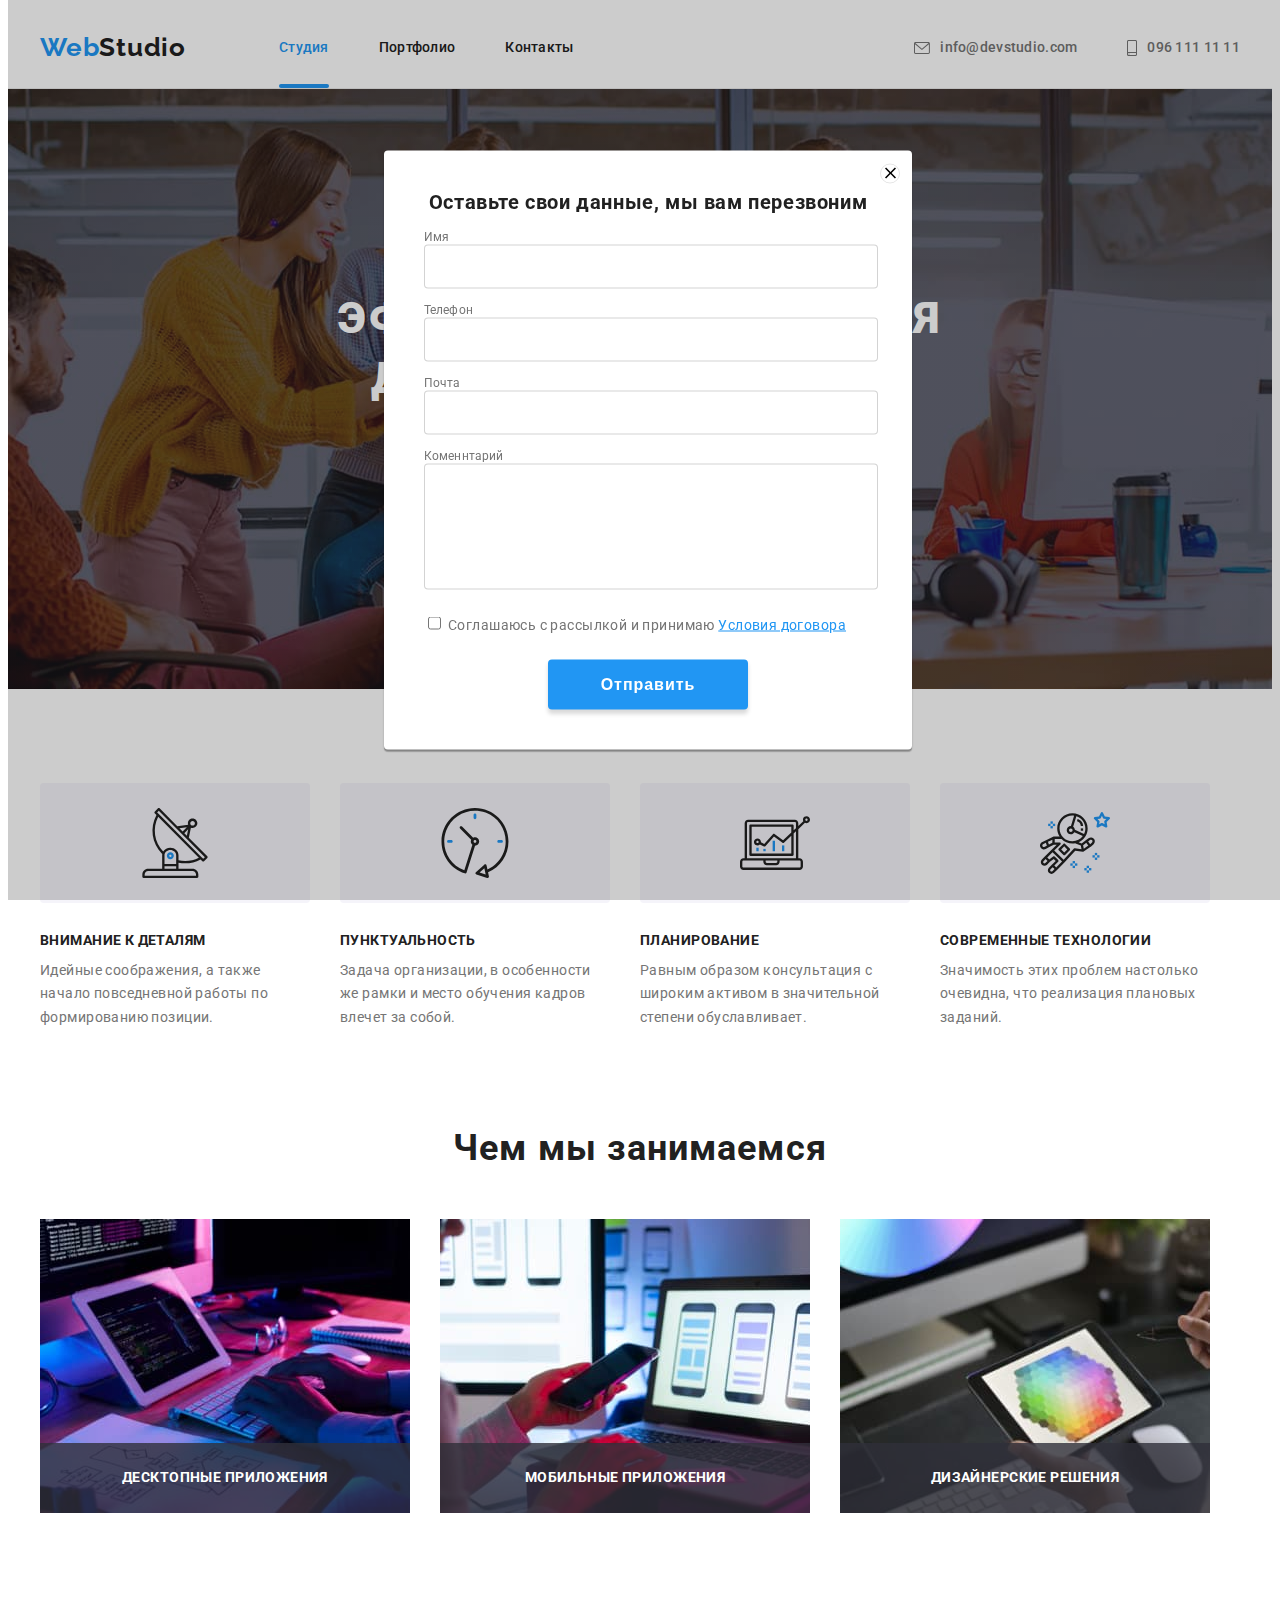
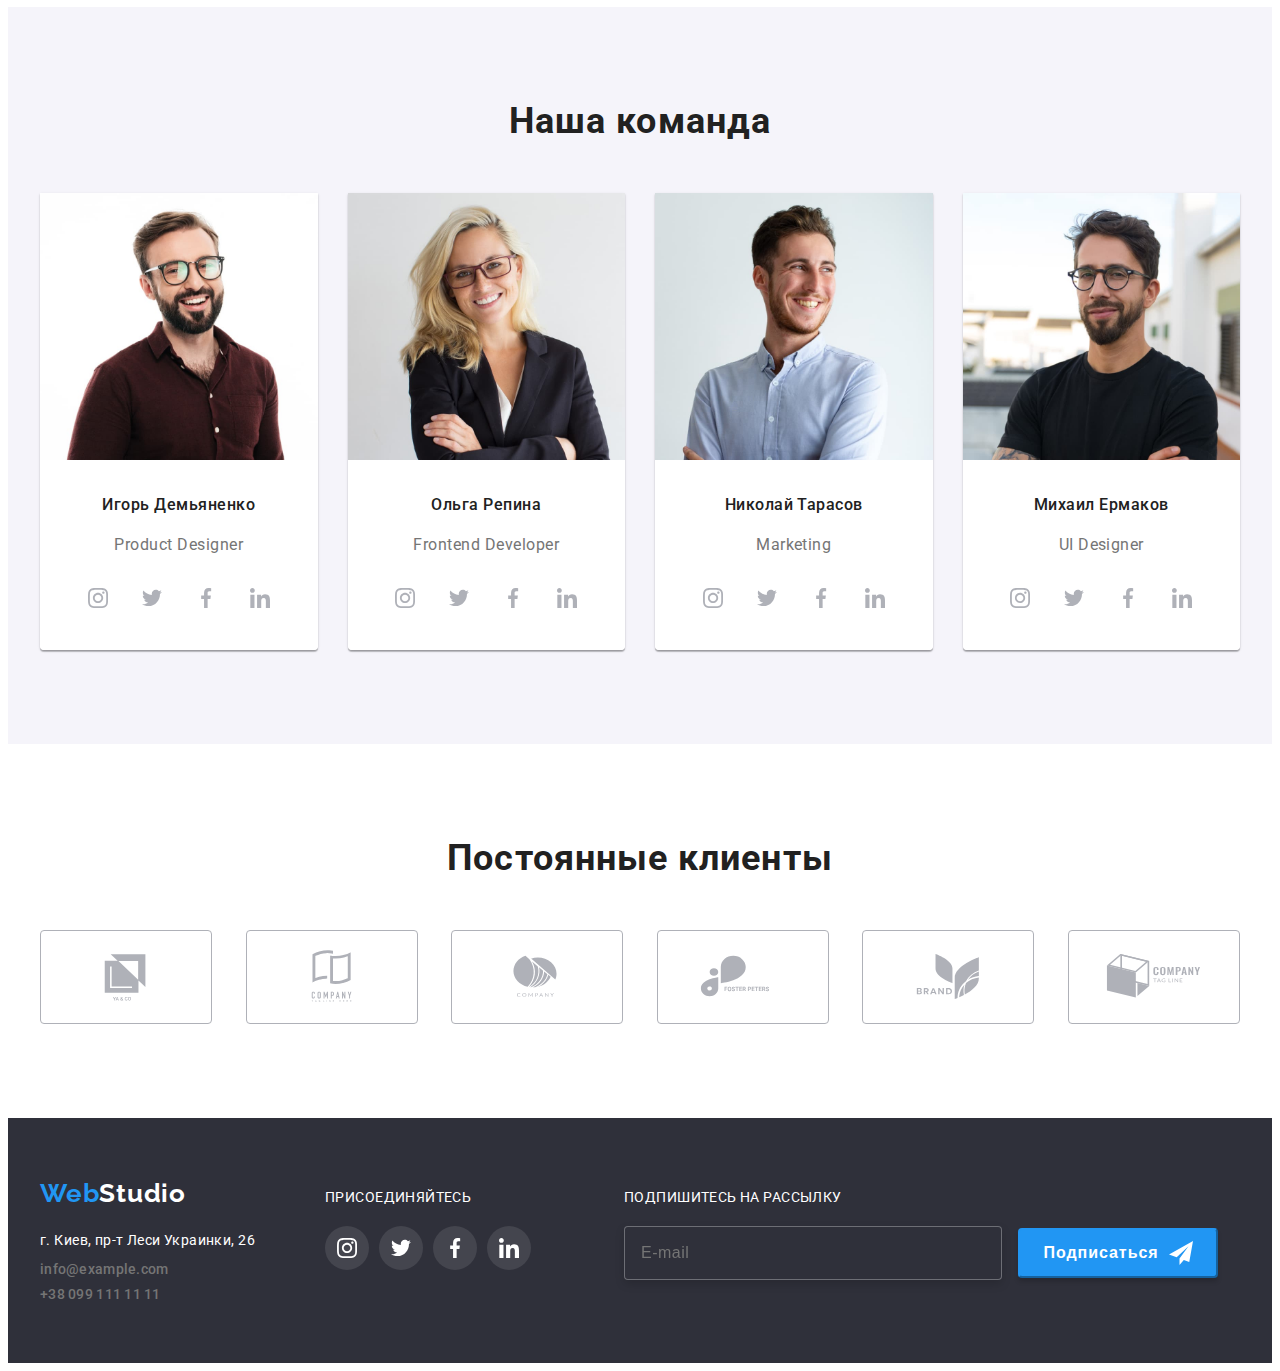
<file: index.html>
<!DOCTYPE html>
<html lang="ru">
  <head>
    <meta charset="UTF-8" />
    <meta http-equiv="X-UA-Compatible" content="IE=edge" />
    <meta name="viewport" content="width=device-width, initial-scale=1.0" />
    <title>WebStudio</title>
    <link rel="preconnect" href="https://fonts.googleapis.com" />
    <link rel="preconnect" href="https://fonts.gstatic.com" crossorigin />
    <link
      href="https://fonts.googleapis.com/css2?family=Raleway:wght@700&family=Roboto:wght@400;500;700;900&display=swap"
      rel="stylesheet"
    />
    <link
      rel="stylesheet"
      href="https://cdnjs.cloudflare.com/ajax/libs/modern-normalize/1.1.0/modern-normalize.min.css"
      integrity="sha512-wpPYUAdjBVSE4KJnH1VR1HeZfpl1ub8YT/NKx4PuQ5NmX2tKuGu6U/JRp5y+Y8XG2tV+wKQpNHVUX03MfMFn9Q=="
      crossorigin="anonymous"
      referrerpolicy="no-referrer"
    />
    <link
      rel="stylesheet"
      href="https://cdnjs.cloudflare.com/ajax/libs/animate.css/4.1.1/animate.min.css"
    />
    <link rel="stylesheet" href="./css/styles.css" />
  </head>
  <body>
    <header class="header">
      <div class="container">
        <nav>
          <a class="logo-header" href="./index.html"><span>Web</span>Studio</a>
          <ul class="hdr-header list-none">
            <li><a class="cap current" href="./index.html">Студия</a></li>
            <li><a class="cap" href="./portfolio.html">Портфолио</a></li>
            <li><a class="cap" href="./index.html">Контакты</a></li>
          </ul>
        </nav>
        <ul class="hdr-contact list-none">
          <li class="contacts-list">
            <a class="contact" href="mailto:info@devstudio.com">
              <svg class="icons-envelope" width="16" height="12">
                <use href="./images/icons.svg#icon-envelope"></use>
              </svg>
              info@devstudio.com</a
            >
          </li>
          <li class="contacts-list">
            <a class="contact" href="tel:+380961111111">
              <svg class="icons-tel" width="10" height="16">
                <use href="./images/icons.svg#icon-smartphone"></use>
              </svg>
              096 111 11 11</a
            >
          </li>
        </ul>
      </div>
    </header>
    <main>
      <section class="bg-main">
        <div class="container">
          <h1 class="hero-tittle">Эффективные решения для вашего бизнеса</h1>
          <button type="button" class="btn-main" data-modal-open>Заказать услугу</button>
        </div>
      </section>

      <section class="benefits-example">
        <div class="container">
          <ul class="benefits list-none">
            <li class="benefits-list icon-antenna">
              <h4 class="benefits-tittle">Внимание к деталям</h4>
              <p>
                Идейные соображения, а также начало повседневной работы по формированию
                позиции.
              </p>
            </li>
            <li class="benefits-list icon-clock">
              <h4 class="benefits-tittle">Пунктуальность</h4>
              <p>
                Задача организации, в особенности же рамки и место обучения кадров влечет за
                собой.
              </p>
            </li>
            <li class="benefits-list icon-diagram">
              <h4 class="benefits-tittle">Планирование</h4>
              <p>
                Равным образом консультация с широким активом в значительной степени
                обуславливает.
              </p>
            </li>
            <li class="benefits-list icon-astronaut">
              <h4 class="benefits-tittle">Современные технологии</h4>
              <p>
                Значимость этих проблем настолько очевидна, что реализация плановых заданий.
              </p>
            </li>
          </ul>
        </div>
      </section>

      <section class="examples-section">
        <div class="container">
          <h2 class="what-we-do">Чем мы занимаемся</h2>
          <ul class="work-examples list-none">
            <li class="work-examples-item">
              <img src="./images/work1.jpg" alt="работа" width="370" height="294" />
              <p class="work-examples-top-text">десктопные приложения</p>
            </li>
            <li class="work-examples-item">
              <img src="./images/work2.jpg" alt="работа" width="370" height="294" />
              <p class="work-examples-top-text">мобильные приложения</p>
            </li>
            <li class="work-examples-item">
              <img src="./images/work3.jpg" alt="работа" width="370" height="294" />
              <p class="work-examples-top-text">дизайнерские решения</p>
            </li>
          </ul>
        </div>
      </section>

      <section class="team">
        <div class="container">
          <h3>Наша команда</h3>
          <ul class="work-team list-none">
            <li class="about-team">
              <img src="./images/igor.jpg" alt="Игорь" width="270" height="260" />
              <div class="work-team-discraption">
                <h4>Игорь Демьяненко</h4>
                <p>Product Designer</p>
                <ul class="work-team-soc-list list-none">
                  <li class="work-team-soc-item">
                    <a href="" class="work-team-soclink">
                      <svg class="work-team-soclink-icon" width="20" height="20">
                        <use href="./images/icons.svg#icon-instagram"></use>
                      </svg>
                    </a>
                  </li>
                  <li class="work-team-soc-item">
                    <a href="" class="work-team-soclink">
                      <svg class="work-team-soclink-icon" width="20" height="20">
                        <use href="./images/icons.svg#icon-twitter"></use>
                      </svg>
                    </a>
                  </li>
                  <li class="work-team-soc-item">
                    <a href="" class="work-team-soclink">
                      <svg class="work-team-soclink-icon" width="20" height="20">
                        <use href="./images/icons.svg#icon-facebook"></use>
                      </svg>
                    </a>
                  </li>
                  <li class="work-team-soc-item">
                    <a href="" class="work-team-soclink">
                      <svg class="work-team-soclink-icon" width="20" height="20">
                        <use href="./images/icons.svg#icon-linkedin"></use>
                      </svg>
                    </a>
                  </li>
                </ul>
              </div>
            </li>
            <li class="about-team">
              <img src="./images/olha.jpg" alt="Ольга" width="270" height="260" />
              <div class="work-team-discraption">
                <h4>Ольга Репина</h4>
                <p>Frontend Developer</p>
                <ul class="work-team-soc-list list-none">
                  <li class="work-team-soc-item">
                    <a href="" class="work-team-soclink">
                      <svg class="work-team-soclink-icon" width="20" height="20">
                        <use href="./images/icons.svg#icon-instagram"></use>
                      </svg>
                    </a>
                  </li>
                  <li class="work-team-soc-item">
                    <a href="" class="work-team-soclink">
                      <svg class="work-team-soclink-icon" width="20" height="20">
                        <use href="./images/icons.svg#icon-twitter"></use>
                      </svg>
                    </a>
                  </li>
                  <li class="work-team-soc-item">
                    <a href="" class="work-team-soclink">
                      <svg class="work-team-soclink-icon" width="20" height="20">
                        <use href="./images/icons.svg#icon-facebook"></use>
                      </svg>
                    </a>
                  </li>
                  <li class="work-team-soc-item">
                    <a href="" class="work-team-soclink">
                      <svg class="work-team-soclink-icon" width="20" height="20">
                        <use href="./images/icons.svg#icon-linkedin"></use>
                      </svg>
                    </a>
                  </li>
                </ul>
              </div>
            </li>
            <li class="about-team">
              <img src="./images/nikolay.jpg" alt="Николай" width="270" height="260" />
              <div class="work-team-discraption">
                <h4>Николай Тарасов</h4>
                <p>Marketing</p>
                <ul class="work-team-soc-list list-none">
                  <li class="work-team-soc-item">
                    <a href="" class="work-team-soclink">
                      <svg class="work-team-soclink-icon" width="20" height="20">
                        <use href="./images/icons.svg#icon-instagram"></use>
                      </svg>
                    </a>
                  </li>
                  <li class="work-team-soc-item">
                    <a href="" class="work-team-soclink">
                      <svg class="work-team-soclink-icon" width="20" height="20">
                        <use href="./images/icons.svg#icon-twitter"></use>
                      </svg>
                    </a>
                  </li>
                  <li class="work-team-soc-item">
                    <a href="" class="work-team-soclink">
                      <svg class="work-team-soclink-icon" width="20" height="20">
                        <use href="./images/icons.svg#icon-facebook"></use>
                      </svg>
                    </a>
                  </li>
                  <li class="work-team-soc-item">
                    <a href="" class="work-team-soclink">
                      <svg class="work-team-soclink-icon" width="20" height="20">
                        <use href="./images/icons.svg#icon-linkedin"></use>
                      </svg>
                    </a>
                  </li>
                </ul>
              </div>
            </li>
            <li class="about-team">
              <img src="./images/miha.jpg" alt="Михаил" width="270" height="260" />
              <div class="work-team-discraption">
                <h4>Михаил Ермаков</h4>
                <p>UI Designer</p>
                <ul class="work-team-soc-list list-none">
                  <li class="work-team-soc-item">
                    <a href="" class="work-team-soclink">
                      <svg class="work-team-soclink-icon" width="20" height="20">
                        <use href="./images/icons.svg#icon-instagram"></use>
                      </svg>
                    </a>
                  </li>
                  <li class="work-team-soc-item">
                    <a href="" class="work-team-soclink">
                      <svg class="work-team-soclink-icon" width="20" height="20">
                        <use href="./images/icons.svg#icon-twitter"></use>
                      </svg>
                    </a>
                  </li>
                  <li class="work-team-soc-item">
                    <a href="" class="work-team-soclink">
                      <svg class="work-team-soclink-icon" width="20" height="20">
                        <use href="./images/icons.svg#icon-facebook"></use>
                      </svg>
                    </a>
                  </li>
                  <li class="work-team-soc-item">
                    <a href="" class="work-team-soclink">
                      <svg class="work-team-soclink-icon" width="20" height="20">
                        <use href="./images/icons.svg#icon-linkedin"></use>
                      </svg>
                    </a>
                  </li>
                </ul>
              </div>
            </li>
          </ul>
        </div>
      </section>
      <section class="regular-clients">
        <div class="container">
          <h2 class="regular-customers-tittle">Постоянные клиенты</h2>
          <ul class="regular-customers list-none">
            <li class="customers-list">
              <a href="" class="customers-list-link">
                <svg class="custumers-list-icon" width="106" height="60">
                  <use href="./images/icons.svg#icon-yago"></use>
                </svg>
              </a>
            </li>
            <li class="customers-list">
              <a href="" class="customers-list-link">
                <svg class="custumers-list-icon" width="106" height="60">
                  <use href="./images/icons.svg#icon-company-th"></use>
                </svg>
              </a>
            </li>
            <li class="customers-list">
              <a href="" class="customers-list-link">
                <svg class="custumers-list-icon" width="106" height="60">
                  <use href="./images/icons.svg#icon-company"></use>
                </svg>
              </a>
            </li>
            <li class="customers-list">
              <a href="" class="customers-list-link">
                <svg class="custumers-list-icon" width="106" height="60">
                  <use href="./images/icons.svg#icon-foster-peters"></use>
                </svg>
              </a>
            </li>
            <li class="customers-list">
              <a href="" class="customers-list-link">
                <svg class="custumers-list-icon" width="106" height="60">
                  <use href="./images/icons.svg#icon-brand"></use>
                </svg>
              </a>
            </li>
            <li class="customers-list">
              <a href="" class="customers-list-link">
                <svg class="custumers-list-icon" width="106" height="60">
                  <use href="./images/icons.svg#icon-company-tl"></use>
                </svg>
              </a>
            </li>
          </ul>
        </div>
      </section>
    </main>

    <footer class="bg-footer">
      <div class="container">
        <div class="footer-flex">
          <a class="logo-footer" href="./index.html"><span>Web</span>Studio</a>
          <address>
            <ul class="hdr list-none">
              <li>
                <a
                  class="contact-adress"
                  href="https://goo.gl/maps/qadkMELX9ctfgKhd9"
                  target="_blank"
                  >г. Киев, пр-т Леси Украинки, 26</a
                >
              </li>
              <li><a class="contact" href="mailto:info@example.com">info@example.com</a></li>
              <li><a class="contact" href="tel:+380991111111">+38 099 111 11 11</a></li>
            </ul>
          </address>
        </div>
        <div class="footer-flex contacts-icon">
          <p class="footer-text">присоединяйтесь</p>
          <ul class="footer-contacts-list list-none">
            <li class="work-footer-soc-item">
              <a href="" class="work-footer-soclink">
                <svg class="contact-soclink-icon" width="20" height="20">
                  <use href="./images/icons.svg#icon-instagram"></use>
                </svg>
              </a>
            </li>
            <li class="work-footer-soc-item">
              <a href="" class="work-footer-soclink">
                <svg class="contact-soclink-icon" width="20" height="20">
                  <use href="./images/icons.svg#icon-twitter"></use>
                </svg>
              </a>
            </li>
            <li class="work-footer-soc-item">
              <a href="" class="work-footer-soclink">
                <svg class="contact-soclink-icon" width="20" height="20">
                  <use href="./images/icons.svg#icon-facebook"></use>
                </svg>
              </a>
            </li>
            <li class="work-footer-soc-item">
              <a href="" class="work-footer-soclink">
                <svg class="contact-soclink-icon" width="20" height="20">
                  <use href="./images/icons.svg#icon-linkedin"></use>
                </svg>
              </a>
            </li>
          </ul>
        </div>
           <div class="subscribe-block">
            <p class="subscribe-block-tittle">Подпишитесь на рассылку</p>
          <form class="subscribe-block-form">
            <label for="subscribe-input" class="subscribe-block-label"></label> 
              <input
                type="email"
                class="subscribe-input"
                name="subscribe-input"
                id="subscribe-input"
                placeholder="E-mail"
              />
              <button type="button" class="subscribe-block-button">
                <span class="subscribe-block-button-tittle">Подписаться</span>
                <svg class="subscribe-block-icon" width="24" height="24">
                  <use href="./images/icons.svg#icon-send"></use>
                </svg>
              </button>
            
          </form>
          
      </div>
    </footer>
    <!-- is-hidden -->
    <div class="backdrop " data-modal>
      <div class="modal">
        <button type="button" class="modal-close-btn" data-modal-close>
          <svg class="modal-close-button" width="18" height="18">
            <use href="./images/icons.svg#icon-close-black"></use>
          </svg>
        </button>
        <div class="modal-filling">
        <p class="modal-filling-tittle">Оставьте свои данные, мы вам перезвоним</p>
        <label for="name" class="modal-filling-label">Имя</label>
          <input type="text" class="modal-filling-input" id="name" name="user-name" >
        <label for="tel" class="modal-filling-label">Телефон</label>
          <input type="tel" class="modal-filling-input" id="tel" name="user-tel">
        <label for="email" class="modal-filling-label">Почта</label>
          <input type="email" class="modal-filling-input" id="email" name="user-email">
        <label for="comment" class="modal-filling-label">Коменнтарий</label>
          <textarea name="comment" id="comment" class="modal-filling-comment"></textarea>
        <input type="checkbox" name="terms" id="terms" class="modal-filling-checkbox">
          <label for="terms" class="terms-tittle">Соглашаюсь с рассылкой и принимаю <a href="./index.html" target="_blank" rel="noreferrer noopener" class="modal-filling-link-terms">Условия договора</a></label>
          <div class="modal-filling-flex-submit">
          <button type="submit" class="modal-filling-submit">Отправить</button>
          </div>
        </div>
      </div>
    </div>
    <script src="./js/modal.js"></script>
  </body>
</html>
</file>
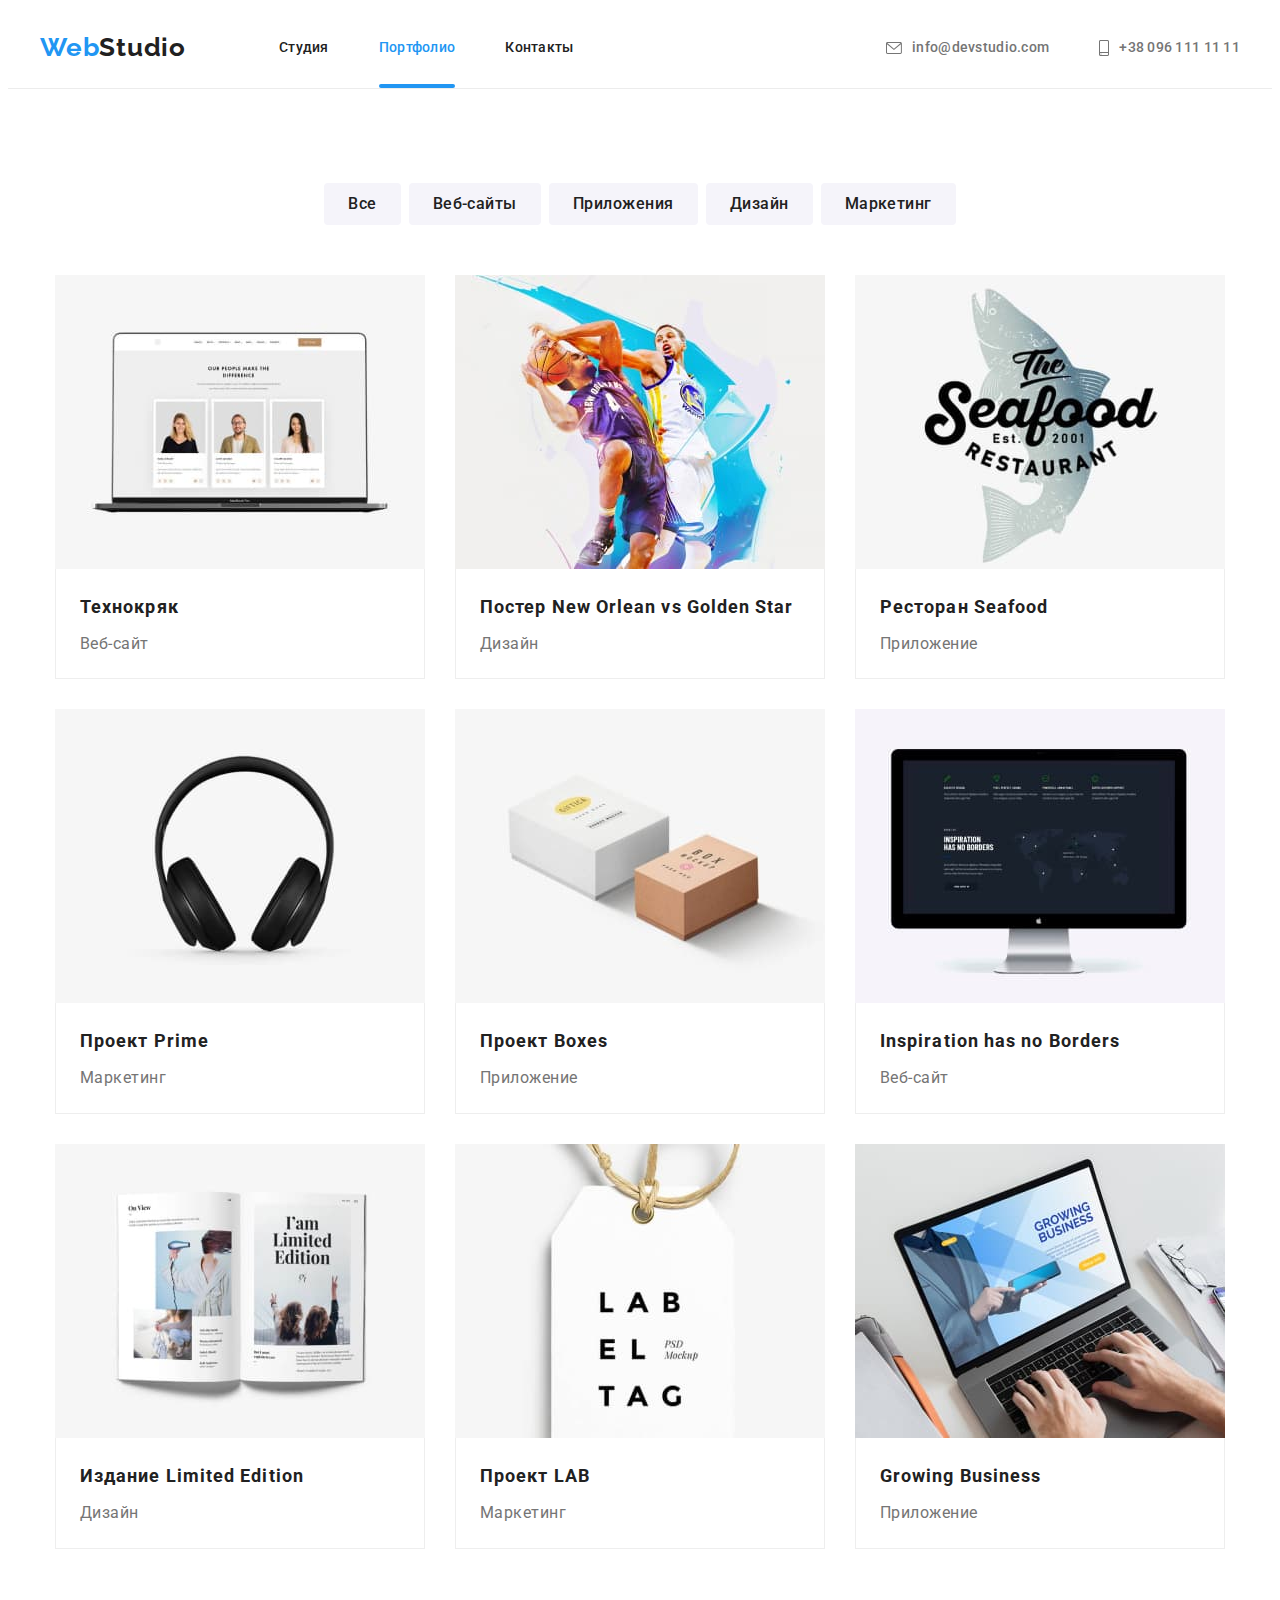
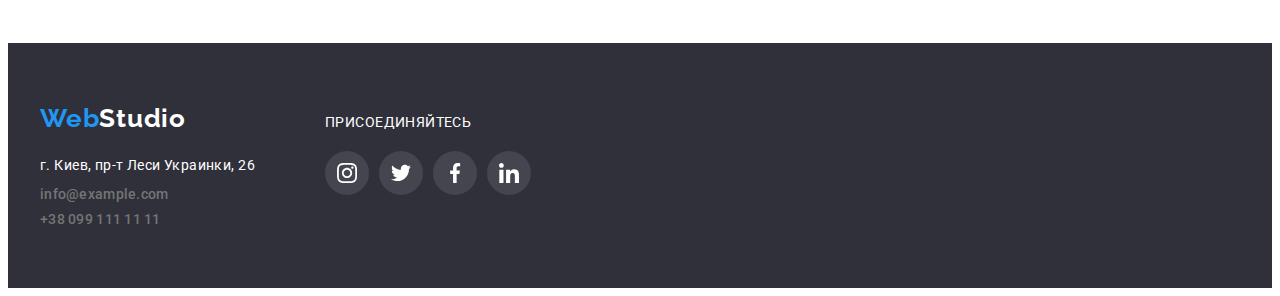
<file: portfolio.html>
<!DOCTYPE html>
<html lang="en">
  <head>
    <meta charset="UTF-8" />
    <meta http-equiv="X-UA-Compatible" content="IE=edge" />
    <meta name="viewport" content="width=device-width, initial-scale=1.0" />
    <title>Portfolio</title>
    <link rel="preconnect" href="https://fonts.googleapis.com" />
    <link rel="preconnect" href="https://fonts.gstatic.com" crossorigin />
    <link
      href="https://fonts.googleapis.com/css2?family=Raleway:wght@700&family=Roboto:wght@400;500;700;900&display=swap"
      rel="stylesheet"
    />
    <link
      rel="stylesheet"
      href="https://cdnjs.cloudflare.com/ajax/libs/modern-normalize/1.1.0/modern-normalize.min.css"
      integrity="sha512-wpPYUAdjBVSE4KJnH1VR1HeZfpl1ub8YT/NKx4PuQ5NmX2tKuGu6U/JRp5y+Y8XG2tV+wKQpNHVUX03MfMFn9Q=="
      crossorigin="anonymous"
      referrerpolicy="no-referrer"
    />
    <link rel="stylesheet" href="./css/styles.css" />
  </head>
  <body>
    <header class="header">
      <div class="container">
        <a class="logo-header" href="./index.html"><span>Web</span>Studio</a>
        <nav>
          <ul class="hdr-header list-none">
            <li><a class="cap" href="./index.html">Студия</a></li>
            <li><a class="cap current" href="./portfolio.html">Портфолио</a></li>
            <li><a class="cap" href="./index.html">Контакты</a></li>
          </ul>
        </nav>
        <ul class="hdr-contact list-none">
          <li class="contacts-list">
            <a class="contact" href="mailto:info@devstudio.com"
              ><svg class="icons-envelope" width="16" height="12">
                <use href="./images/icons.svg#icon-envelope"></use></svg
              >info@devstudio.com</a
            >
          </li>
          <li class="contacts-list">
            <a class="contact" href="tel:+380961111111">
              <svg class="icons-tel" width="10" height="16">
                <use href="./images/icons.svg#icon-smartphone"></use></svg
              >+38 096 111 11 11</a
            >
          </li>
        </ul>
      </div>
    </header>
    <main>
      <section class="portfolio-examples">
        <div class="container">
          <h2 class="visually-hidden">Кнопки</h2>
          <ul class="menu-btn list-none">
            <li><button type="button" class="btn">Все</button></li>
            <li><button type="button" class="btn">Веб-сайты</button></li>
            <li><button type="button" class="btn">Приложения</button></li>
            <li><button type="button" class="btn">Дизайн</button></li>
            <li><button type="button" class="btn">Маркетинг</button></li>
          </ul>
          <ul class="examples list-none">
            <li class="examples-list">
              <a class="examples-list-link" href="">
                <div class="examples-list-wrap">
                  <img src="./images/portfolio/img1.jpg" alt="img1" width="370" height="294" />
                  <p class="examples-list-cover-text">
                    Ресурс предлагает комплексные предложения с разным уровнем функционала и
                    сервисов. Все это позволит посетителю получить исчерпывающие сведения Все
                    компании или частном лице.
                  </p>
                </div>
                <div class="portfolio-examles-discraption">
                  <h4>Технокряк</h4>
                  <p>Веб-сайт</p>
                </div>
              </a>
            </li>
            <li class="examples-list">
              <a class="examples-list-link" href="">
                <div class="examples-list-wrap">
                  <img src="./images/portfolio/img2.jpg" alt="img2" width="370" height="294" />
                  <p class="examples-list-cover-text">
                    Ресурс предлагает комплексные предложения с разным уровнем функционала и
                    сервисов. Все это позволит посетителю получить исчерпывающие сведения Все
                    компании или частном лице.
                  </p>
                </div>
                <div class="portfolio-examles-discraption">
                  <h4>Постер New Orlean vs Golden Star</h4>
                  <p>Дизайн</p>
                </div>
              </a>
            </li>
            <li class="examples-list">
              <a class="examples-list-link" href="">
                <div class="examples-list-wrap">
                  <img src="./images/portfolio/img3.jpg" alt="img3" width="370" height="294" />
                  <p class="examples-list-cover-text">
                    Ресурс предлагает комплексные предложения с разным уровнем функционала и
                    сервисов. Все это позволит посетителю получить исчерпывающие сведения Все
                    компании или частном лице.
                  </p>
                </div>
                <div class="portfolio-examles-discraption">
                  <h4>Ресторан Seafood</h4>
                  <p>Приложение</p>
                </div>
              </a>
            </li>
            <li class="examples-list">
              <a class="examples-list-link" href="">
                <div class="examples-list-wrap">
                  <img src="./images/portfolio/img4.jpg" alt="img4" width="370" height="294" />
                  <p class="examples-list-cover-text">
                    Ресурс предлагает комплексные предложения с разным уровнем функционала и
                    сервисов. Все это позволит посетителю получить исчерпывающие сведения Все
                    компании или частном лице.
                  </p>
                </div>
                <div class="portfolio-examles-discraption">
                  <h4>Проект Prime</h4>
                  <p>Маркетинг</p>
                </div>
              </a>
            </li>
            <li class="examples-list">
              <a class="examples-list-link" href="">
                <div class="examples-list-wrap">
                  <img src="./images/portfolio/img5.jpg" alt="img5" width="370" height="294" />
                  <p class="examples-list-cover-text">
                    Ресурс предлагает комплексные предложения с разным уровнем функционала и
                    сервисов. Все это позволит посетителю получить исчерпывающие сведения Все
                    компании или частном лице.
                  </p>
                </div>
                <div class="portfolio-examles-discraption">
                  <h4>Проект Boxes</h4>
                  <p>Приложение</p>
                </div>
              </a>
            </li>
            <li class="examples-list">
              <a class="examples-list-link" href="">
                <div class="examples-list-wrap">
                  <img src="./images/portfolio/img6.jpg" alt="img6" width="370" height="294" />
                  <p class="examples-list-cover-text">
                    Ресурс предлагает комплексные предложения с разным уровнем функционала и
                    сервисов. Все это позволит посетителю получить исчерпывающие сведения Все
                    компании или частном лице.
                  </p>
                </div>
                <div class="portfolio-examles-discraption">
                  <h4>Inspiration has no Borders</h4>
                  <p>Веб-сайт</p>
                </div>
              </a>
            </li>
            <li class="examples-list">
              <a class="examples-list-link" href="">
                <div class="examples-list-wrap">
                  <img src="./images/portfolio/img7.jpg" alt="img7" width="370" height="294" />
                  <p class="examples-list-cover-text">
                    Ресурс предлагает комплексные предложения с разным уровнем функционала и
                    сервисов. Все это позволит посетителю получить исчерпывающие сведения Все
                    компании или частном лице.
                  </p>
                </div>
                <div class="portfolio-examles-discraption">
                  <h4>Издание Limited Edition</h4>
                  <p>Дизайн</p>
                </div>
              </a>
            </li>
            <li class="examples-list">
              <a class="examples-list-link" href="">
                <div class="examples-list-wrap">
                  <img src="./images/portfolio/img8.jpg" alt="img8" width="370" height="294" />
                  <p class="examples-list-cover-text">
                    Ресурс предлагает комплексные предложения с разным уровнем функционала и
                    сервисов. Все это позволит посетителю получить исчерпывающие сведения Все
                    компании или частном лице.
                  </p>
                </div>
                <div class="portfolio-examles-discraption">
                  <h4>Проект LAB</h4>
                  <p>Маркетинг</p>
                </div>
              </a>
            </li>
            <li class="examples-list">
              <a class="examples-list-link" href="">
                <div class="examples-list-wrap">
                  <img src="./images/portfolio/img9.jpg" alt="img9" width="370" height="294" />
                  <p class="examples-list-cover-text">
                    Ресурс предлагает комплексные предложения с разным уровнем функционала и
                    сервисов. Все это позволит посетителю получить исчерпывающие сведения Все
                    компании или частном лице.
                  </p>
                </div>
                <div class="portfolio-examles-discraption">
                  <h4>Growing Business</h4>
                  <p>Приложение</p>
                </div>
              </a>
            </li>
          </ul>
        </div>
      </section>
    </main>
    <footer class="bg-footer">
      <div class="container">
        <div class="footer-flex">
          <a class="logo-footer" href="./index.html"><span>Web</span>Studio</a>
          <address>
            <ul class="hdr list-none">
              <li>
                <a
                  class="contact-adress"
                  href="https://goo.gl/maps/qadkMELX9ctfgKhd9"
                  target="_blank"
                  >г. Киев, пр-т Леси Украинки, 26</a
                >
              </li>
              <li><a class="contact" href="mailto:info@example.com">info@example.com</a></li>
              <li><a class="contact" href="tel:+380991111111">+38 099 111 11 11</a></li>
            </ul>
          </address>
        </div>
        <div class="footer-flex contacts-icon">
          <p class="footer-text">присоединяйтесь</p>
          <ul class="footer-contacts-list list-none">
            <li class="work-footer-soc-item">
              <a href="" class="work-footer-soclink">
                <svg class="contact-soclink-icon" width="20" height="20">
                  <use href="./images/icons.svg#icon-instagram"></use>
                </svg>
              </a>
            </li>
            <li class="work-footer-soc-item">
              <a href="" class="work-footer-soclink">
                <svg class="contact-soclink-icon" width="20" height="20">
                  <use href="./images/icons.svg#icon-twitter"></use>
                </svg>
              </a>
            </li>
            <li class="work-footer-soc-item">
              <a href="" class="work-footer-soclink">
                <svg class="contact-soclink-icon" width="20" height="20">
                  <use href="./images/icons.svg#icon-facebook"></use>
                </svg>
              </a>
            </li>
            <li class="work-footer-soc-item">
              <a href="" class="work-footer-soclink">
                <svg class="contact-soclink-icon" width="20" height="20">
                  <use href="./images/icons.svg#icon-linkedin"></use>
                </svg>
              </a>
            </li>
          </ul>
        </div>
        </div>
      </div>
    </footer>
  </body>
</html>
</file>
<file: css/styles.css>
/* шрифти: Roboto 400 500 700 900, Raleway(лого) 700 */
.visually-hidden {
  position: absolute;
  white-space: nowrap;
  width: 1px;
  height: 1px;
  overflow: hidden;
  border: 0;
  padding: 0;
  clip: rect(0 0 0 0);
  clip-path: inset(50%);
  margin: -1px;
}

:root {
  --main-text-color: #212121;
  --main-focus-text-blue: #2196f3;
  --main-white-color: #ffffff;
  --color-contact: #757575;
  --color-footer: #2f303a;
  --color-bg-btn: #f5f4fa;
  --icons-main: rgba(175, 177, 184, 1);
}
/* загальне до всіх сторінок застосовується */
p,
h1,
h2,
h3,
h4 {
  margin: 0;
}
ul,
ol {
  margin: 0;
  padding-left: 0;
}
button {
  cursor: pointer;
}
img {
  display: block;
  width: 100%;
  height: auto;
}
body {
  font-family: "Roboto", sans-serif;
  font-style: normal;
  color: var(--main-text-color);
}
[href] {
  text-decoration: none;
}
.list-none {
  list-style-type: none;
}
/* ----------------------------------------------------------- */

/* лого */

.logo-header {
  display: block;
  font-family: "Raleway", sans-serif;
  font-style: normal;
  font-weight: 700;
  font-size: 26px;
  line-height: 1.19;
  letter-spacing: 0.03em;
  padding-top: 24px;
  padding-bottom: 25px;
}
.logo-footer > span {
  color: var(--main-focus-text-blue);
}
.logo-footer {
  color: var(--main-white-color);
}
.logo-header > span {
  color: var(--main-focus-text-blue);
}
.logo-header {
  color: var(--main-text-color);
  margin-right: 93px;
}
.header .container {
  display: flex;
}
.header nav {
  display: flex;
}
.header nav li:not(:last-child) {
  margin-right: 50px;
}
.hdr-contact {
  display: flex;
  align-items: center;
  margin-left: auto;
}
.hdr-contact li:not(:last-child) {
  margin-right: 50px;
}

.hdr-header {
  display: flex;
  align-items: center;
}
.cap,
.cap.current {
  display: block;
  position: relative;
}
.hdr-contact .contact {
  display: block;
}
.bg-main .container {
  display: flex;
  flex-direction: column;
  align-items: center;
}
/* вибрана сторінка, постійно підсвічується в меню */
.cap.current::after {
  content: "";
  position: absolute;
  width: 100%;
  height: 4px;
  background-color: var(--main-focus-text-blue);
  border-radius: 2px;
  left: 0;
  bottom: -32px;
}
.hdr-header .cap.current {
  font-weight: 500;
  font-size: 14px;
  line-height: 1.14;
  letter-spacing: 0.02em;
  color: var(--main-focus-text-blue);
}
.hdr-header .cap {
  font-weight: 500;
  font-size: 14px;
  line-height: 1.14;
  letter-spacing: 0.02em;
  text-decoration: var(--main-text-color);
  color: inherit;
  transition: color 250ms cubic-bezier(0.4, 0, 0.2, 1);
}
.hdr-header .cap:hover,
.hdr-header .cap:focus,
.hdr-header .cap:active {
  color: var(--main-focus-text-blue);
}

/* меню */
.hdr .cap {
  font-weight: 500;
  font-size: 14px;
  line-height: 1.14;
  letter-spacing: 0.02em;
  text-decoration: var(--main-text-color);
  color: inherit;
  transition: color 250ms cubic-bezier(0.4, 0, 0.2, 1);
}
.hdr .cap:hover,
.hdr .cap:focus,
.hdr .cap:active {
  color: var(--main-focus-text-blue);
}
/* телефон та мейл в header і footer */
.contact-adress {
  display: block;
  color: var(--main-white-color);
  font-family: "Roboto";
  font-style: normal;
  font-weight: 400;
  font-size: 14px;
  line-height: 1.71;
  letter-spacing: 0.03em;
  transition: color 250ms cubic-bezier(0.4, 0, 0.2, 1);
}
.contact-adress:hover,
.contact-adress:focus {
  color: var(--main-focus-text-blue);
}

.hdr-contact .contact {
  font-style: normal;
  font-weight: 500;
  font-size: 14px;
  line-height: 1.14;
  letter-spacing: 0.02em;
  color: var(--color-contact);
  transition: color 250ms cubic-bezier(0.4, 0, 0.2, 1);
}
.hdr-contact .contact:hover,
.hdr-contact .contact:focus,
.hdr-contact .contact:active {
  color: var(--main-focus-text-blue);
}

.hdr .contact {
  display: block;
  font-style: normal;
  font-weight: 500;
  font-size: 14px;
  line-height: 1.14;
  letter-spacing: 0.02em;
  color: var(--color-contact);
  transition: color 250ms cubic-bezier(0.4, 0, 0.2, 1);
}
.hdr .contact:hover,
.hdr .contact:focus,
.hdr .contact:active {
  color: var(--main-focus-text-blue);
}
.contacts-list .contact {
  display: flex;
  align-items: center;
}
.icons-envelope {
  margin-right: 10px;
  fill: currentColor;
}

.icons-tel {
  margin-right: 10px;
  fill: currentColor;
}

/* головна сторінка */
.bg-main {
  padding-top: 200px;
  padding-bottom: 200px;
  text-align: center;
  background-color: var(--color-footer);
  color: var(--main-white-color);
  background-image: linear-gradient(rgba(47, 48, 58, 0.4), rgba(47, 48, 58, 0.4)),
    url(../images/bg-main.jpg);

  background-repeat: no-repeat;
  background-position: center;
  background-size: cover;
  max-width: 1600px;
  margin: 0 auto;
}
.hero-tittle {
  width: 696px;
  font-weight: 900;
  font-size: 44px;
  line-height: 1.36;
  letter-spacing: 0.06em;
  text-transform: uppercase;
  color: var(--main-white-color);
  text-align: center;
  margin-bottom: 30px;
}
/* кнопка на головній */
.btn-main {
  display: block;
  text-align: center;
  background-color: var(--main-focus-text-blue);
  color: var(--main-white-color);
  border-color: var(--main-focus-text-blue);
  font-weight: 700;
  font-size: 16px;
  line-height: 1.87;
  width: 200px;
  height: 50px;
  font-family: inherit;
  border-radius: 4px;
}
.benefits h4 {
  font-weight: 700;
  font-size: 14px;
  line-height: 1.14;
  letter-spacing: 0.03em;
  text-transform: uppercase;
  width: 270px;
}
.benefits p {
  font-size: 14px;
  line-height: 1.71;
  letter-spacing: 0.03em;
  color: var(--color-contact);
  width: 270px;
  height: 75px;
}
.benefits {
  display: flex;
}
.benefits li:not(:last-child) {
  margin-right: 30px;
}
.benefits-tittle {
  margin-bottom: 10px;
}
.benefits-example {
  padding-top: 94px;
  padding-bottom: 94px;
}
.benefits-list::before {
  display: block;
  content: "";
  height: 120px;
  background-color: var(--color-bg-btn);
  background-position: center;
  background-repeat: no-repeat;
  border-radius: 4px;
  margin-bottom: 30px;
}
.icon-antenna::before {
  background-image: url(../images/antenna.svg);
}
.icon-clock::before {
  background-image: url(..//images/clock.svg);
}
.icon-diagram::before {
  background-image: url(..//images/diagram.svg);
}
.icon-astronaut::before {
  background-image: url(..//images/astronaut.svg);
}
.examples-section {
  padding-bottom: 94px;
}

.examples-list:not(:nth-last-child(-n + 3)) {
  margin-bottom: 30px;
}
.examples-list-link:hover,
.examples-list-link:focus {
  box-shadow: 0px 1px 1px rgba(0, 0, 0, 0.12), 0px 4px 4px rgba(0, 0, 0, 0.06),
    1px 4px 6px rgba(0, 0, 0, 0.16);
}
.examples-list-link:hover .examples-list-cover-text {
  transform: translateY(0);
}
.examples-list-link {
  display: inline-block;
  transition: box-shadow 250ms cubic-bezier(0.4, 0, 0.2, 1);
}
.examples-list-wrap {
  position: relative;
  overflow: hidden;
}
.examples-list-cover-text {
  width: 100%;
  height: 100%;
  position: absolute;
  top: 0;
  font-weight: 400;
  font-size: 18px;
  line-height: 1.55;
  letter-spacing: 0.03em;
  color: var(--main-white-color);
  padding: 63px 24px;
  background-color: rgba(33, 150, 243, 0.9);

  transform: translateY(101%);
  transition: transform 250ms cubic-bezier(0.4, 0, 0.2, 1);
}

.team {
  text-align: center;
  padding-top: 94px;
  padding-bottom: 94px;
  background-color: #f5f4fa;
}
.what-we-do {
  font-weight: 700;
  font-size: 36px;
  line-height: 1.16;
  text-align: center;
  letter-spacing: 0.03em;
}
.work-examples {
  display: flex;
}
.work-examples-item:not(:last-child) {
  margin-right: 30px;
}
.work-examples-item {
  position: relative;
}

.work-examples-top-text {
  position: absolute;
  background-color: rgba(47, 48, 58, 0.8);
  bottom: 0px;
  width: 100%;
  height: 70px;
  color: var(--main-white-color);
  text-transform: uppercase;
  font-weight: 700;
  font-size: 14px;
  line-height: 1.14;
  letter-spacing: 0.03em;
  display: flex;
  align-items: center;
  justify-content: center;
}
.team h3 {
  text-align: center;
  font-weight: 700;
  font-size: 36px;
  line-height: 1.16;
  letter-spacing: 0.03em;
  margin-bottom: 50px;
}
.what-we-do {
  margin-bottom: 50px;
}
.work-team {
  display: flex;
}
.about-team:not(:last-child) {
  margin-right: 30px;
}

.about-team {
  box-shadow: 0px 1px 3px rgba(0, 0, 0, 0.12), 0px 1px 1px rgba(0, 0, 0, 0.14),
    0px 2px 1px rgba(0, 0, 0, 0.2);
  border-radius: 0px 0px 4px 4px;
}

.team h4 {
  font-weight: 500;
  font-size: 16px;
  line-height: 1.87;
  letter-spacing: 0.03em;
  margin-bottom: 10px;
}
.team p {
  font-size: 16px;
  line-height: 1.87;
  letter-spacing: 0.03em;
  color: var(--color-contact);
  margin-bottom: 16px;
}
.work-team-soc-list {
  display: flex;
  justify-content: center;
}
.work-team-soc-item {
  width: 44px;
  height: 44px;
  margin-right: 10px;
}
.work-team-soc-item:last-child {
  margin-right: 0px;
}
.work-team-soclink {
  width: 100%;
  height: 100%;
  background-color: var(--main-white-color);
  border-radius: 50%;
  display: flex;
  align-items: center;
  justify-content: center;
  transition: background-color 250ms cubic-bezier(0.4, 0, 0.2, 1);
}
.work-team-soclink-icon {
  fill: var(--icons-main);
  transition: fill 250ms cubic-bezier(0.4, 0, 0.2, 1);
}
.work-team-soclink:hover,
.work-team-soclink:focus {
  background-color: var(--main-focus-text-blue);
}
.work-team-soclink:hover .work-team-soclink-icon {
  fill: var(--main-white-color);
}
.regular-customers {
  display: flex;
  justify-content: space-between;
}
.customers-list-link:hover,
.customers-list-link:focus {
  border-color: var(--main-focus-text-blue);
}
.customers-list-link:hover .custumers-list-icon,
.customers-list-link:focus .custumers-list-icon {
  fill: var(--main-focus-text-blue);
}
.customers-list-link {
  display: flex;
  justify-content: center;
  align-items: center;
  width: 170px;
  height: 92px;
  border: 1px solid #afb1b8;
  border-radius: 4px;
  transition: border-color 250ms cubic-bezier(0.4, 0, 0.2, 1);
}
.custumers-list-icon {
  fill: var(--icons-main);
  transition: fill 250ms cubic-bezier(0.4, 0, 0.2, 1);
}
.regular-customers-tittle {
  margin-top: 0px;
  margin-bottom: 50px;
  text-align: center;
  font-weight: 700;
  font-size: 36px;
  line-height: 1.16;
  letter-spacing: 0.03em;
}
.regular-clients {
  padding: 94px 0px;
}
.logo-footer {
  display: block;
  font-family: "Raleway", sans-serif;
  font-style: normal;
  font-weight: 700;
  font-size: 26px;
  line-height: 1.19;
  letter-spacing: 0.03em;
  margin-bottom: 20px;
}

.bg-footer {
  background-color: var(--color-footer);
  color: var(--main-white-color);
  padding-bottom: 60px;
  padding-top: 60px;
}
.footer-text {
  font-family: "Roboto";
  font-style: normal;
  font-size: 14px;
  line-height: 1.14;
  letter-spacing: 0.03em;
  text-transform: uppercase;
  color: #ffffff;
  margin-bottom: 20px;
}
.bg-footer .container {
  display: flex;
  align-items: baseline;
}
.footer-flex.contacts-icon {
  margin-left: 70px;
}
.footer-contacts-list {
  display: flex;
}
.work-footer-soc-item {
  border-radius: 50%;
  display: flex;
  align-items: center;
  justify-content: center;
  width: 44px;
  height: 44px;
}
.contact-soclink-icon {
  fill: var(--main-white-color);
}

.work-footer-soclink:hover .contact-soclink-icon {
  fill: var(--main-white-color);
}
.work-footer-soclink:hover,
.work-footer-soclink:focus {
  background-color: var(--main-focus-text-blue);
}
.work-footer-soclink {
  width: 100%;
  height: 100%;
  background-color: rgba(255, 255, 255, 0.1);
  border-radius: 50%;
  display: flex;
  align-items: center;
  justify-content: center;
  transition: background-color 250ms cubic-bezier(0.4, 0, 0.2, 1);
}
.work-footer-soc-item:not(:last-child) {
  margin-right: 10px;
}
.subscribe-block {
  margin-left: 93px;
}
.subscribe-block-tittle {
  margin-bottom: 20px;
  font-size: 14px;
  line-height: 1.14;
  letter-spacing: 0.03em;
  text-transform: uppercase;
}
.subscribe-block-icon {
  margin-left: 10px;
}
.subscribe-block-button {
  height: 50px;
  width: 200px;
  margin-left: 12px;
  background-color: var(--main-focus-text-blue);
  color: var(--main-white-color);
  border-radius: 4px;
  border-color: var(--main-focus-text-blue);
  font-style: normal;
  font-weight: 700;
  font-size: 16px;
  line-height: 1.87;
  letter-spacing: 0.06em;
  box-shadow: 0px 4px 4px rgba(0, 0, 0, 0.15);
  display: inline-flex;
  justify-content: center;
  align-items: center;
}
.subscribe-input {
  border: 1px solid rgba(255, 255, 255, 0.3);
  filter: drop-shadow(0px 4px 4px rgba(0, 0, 0, 0.15));
  border-radius: 4px;
  background-color: var(--color-footer);
  width: 358px;
  height: 50px;
  font-weight: 400;
  font-size: 16px;
  line-height: 1.25;
  display: inline-flex;
  align-items: center;
  letter-spacing: 0.03em;
  color: rgba(255, 255, 255, 0.6);
  padding-left: 16px;
}
.modal-filling {
  padding: 40px;
}
.modal-filling-tittle {
  font-weight: 700;
  font-size: 20px;
  line-height: 1.15;
  text-align: center;
  letter-spacing: 0.03em;
  color: var(--main-text-color);
  margin-bottom: 12px;
  text-align: center;
}
.modal-filling-input {
  width: 100%;
  height: 40px;
  margin-bottom: 10px;
  border: 1px solid rgba(33, 33, 33, 0.2);
  border-radius: 4px;
}
.modal-filling-label {
  text-align: left;
}
.modal-filling-comment {
  width: 100%;
  height: 120px;
  resize: none;
  border: 1px solid rgba(33, 33, 33, 0.2);
  border-radius: 4px;
  margin-bottom: 20px;
}
.modal-filling-label {
  margin-bottom: 4px;
  font-weight: 400;
  font-size: 12px;
  line-height: 1.16;
  letter-spacing: 0.01em;
  color: var(--color-contact);
}
.terms-tittle {
  font-weight: 400;
  font-size: 14px;
  line-height: 1.7;
  letter-spacing: 0.03em;
  color: var(--color-contact);
}
.modal-filling-checkbo {
  width: 16px;
  height: 15px;
  background-color: var(--main-text-color);
}
.modal-filling-link-terms {
  color: var(--main-focus-text-blue);
  text-decoration: underline;
}
.modal-filling-submit {
  background-color: var(--main-focus-text-blue);
  color: var(--main-white-color);
  width: 200px;
  height: 50px;
  text-align: center;
  font-weight: 700;
  font-size: 16px;
  line-height: 1.87;
  letter-spacing: 0.06em;
  box-shadow: 0px 4px 4px rgba(0, 0, 0, 0.15);
  border-radius: 4px;
  border: none;
}
.modal-filling-checkbox {
  margin-bottom: 30px;
}
.modal-filling-flex-submit {
  display: flex;
  align-items: center;
  justify-content: center;
}
/* потфоліо сторінка */

/* кнопки на сторінці портфоліо */
.btn {
  font-weight: 500;
  font-size: 16px;
  line-height: 1.6;
  letter-spacing: 0.03em;
  font-family: inherit;
  border-color: transparent;
  background: var(--color-bg-btn);
  color: var(--main-text-color);
  border-radius: 4px;
  padding: 6px 22px;
  width: auto;
  text-align: center;
  transition: background-color 250ms cubic-bezier(0.4, 0, 0.2, 1),
    color 250ms cubic-bezier(0.4, 0, 0.2, 1), box-shadow 250ms cubic-bezier(0.4, 0, 0.2, 1);
}
.btn:hover,
.btn:focus,
.btn:active {
  color: var(--main-white-color);
  background-color: var(--main-focus-text-blue);
  border-radius: 4px;
  font-family: inherit;
  box-shadow: 0px 3px 1px rgba(0, 0, 0, 0.1), 0px 1px 2px rgba(0, 0, 0, 0.08),
    0px 2px 2px rgba(0, 0, 0, 0.12);
}
.menu-btn {
  display: flex;
  justify-content: center;
  margin-bottom: 50px;
  margin-right: auto;
  margin-left: auto;
}

.menu-btn li:not(:last-child) {
  margin-right: 8px;
}
.examples {
  display: flex;
  flex-wrap: wrap;
  justify-content: center;
}

.examples li:not(:nth-child(3n + 3)) {
  margin-right: 30px;
}

.examples h4 {
  font-weight: 700;
  font-size: 18px;
  line-height: 2;
  letter-spacing: 0.06em;
  margin-bottom: 4px;
  color: var(--main-text-color);
}
.portfolio-examles-discraption p {
  font-size: 16px;
  line-height: 1.87;
  letter-spacing: 0.03em;
  color: var(--color-contact);
}

.portfolio-examples {
  padding-top: 94px;
  padding-bottom: 94px;
}
.portfolio-examles-discraption {
  padding: 20px 24px;
}
.portfolio-examles-discraption {
  border-bottom: 1px solid rgba(238, 238, 238, 1);
  border-left: 1px solid rgba(238, 238, 238, 1);
  border-right: 1px solid rgba(238, 238, 238, 1);
}
.header {
  border-bottom: 1px solid rgba(236, 236, 236, 1);
}

.work-team-discraption {
  padding-top: 30px;
  padding-bottom: 30px;
  background-color: var(--main-white-color);
  border-radius: 0px 0px 4px 4px;
}

.bg-footer .hdr li:not(:last-child) {
  margin-bottom: 9px;
}

.container {
  width: 1200px;
  margin: 0 auto;
  padding-left: 15px;
  padding-right: 15px;
  /* outline: 1px solid red; */
}

.backdrop {
  width: 100%;
  height: 100%;
  background-color: rgba(0, 0, 0, 0.2);
  position: fixed;
  top: 0;
  transition: opacity 250ms, visibility 250ms;
}

.modal {
  width: 528px;
  min-height: 581px;
  background: #ffffff;
  box-shadow: 0px 1px 3px rgba(0, 0, 0, 0.12), 0px 1px 1px rgba(0, 0, 0, 0.14),
    0px 2px 1px rgba(0, 0, 0, 0.2);
  border-radius: 4px;
  position: absolute;
  top: 50%;
  left: 50%;
  transform: translate(-50%, -50%) rotate(0);
  transition: transform 300ms linear;
}
.backdrop.is-hidden .modal {
  transform: rotate(45deg);
}
.modal-close-button {
  border: 1px solid rgba(0, 0, 0, 0.1);
  border-radius: 50%;
  display: flex;
  align-items: center;
  justify-content: center;
}
.modal-close-btn {
  width: 30px;
  height: 30px;
  background-color: transparent;
  border: none;
  position: absolute;
  top: 8px;
  right: 8px;
}
.is-hidden {
  visibility: hidden;
  opacity: 0;
  pointer-events: none;
}
</file>
